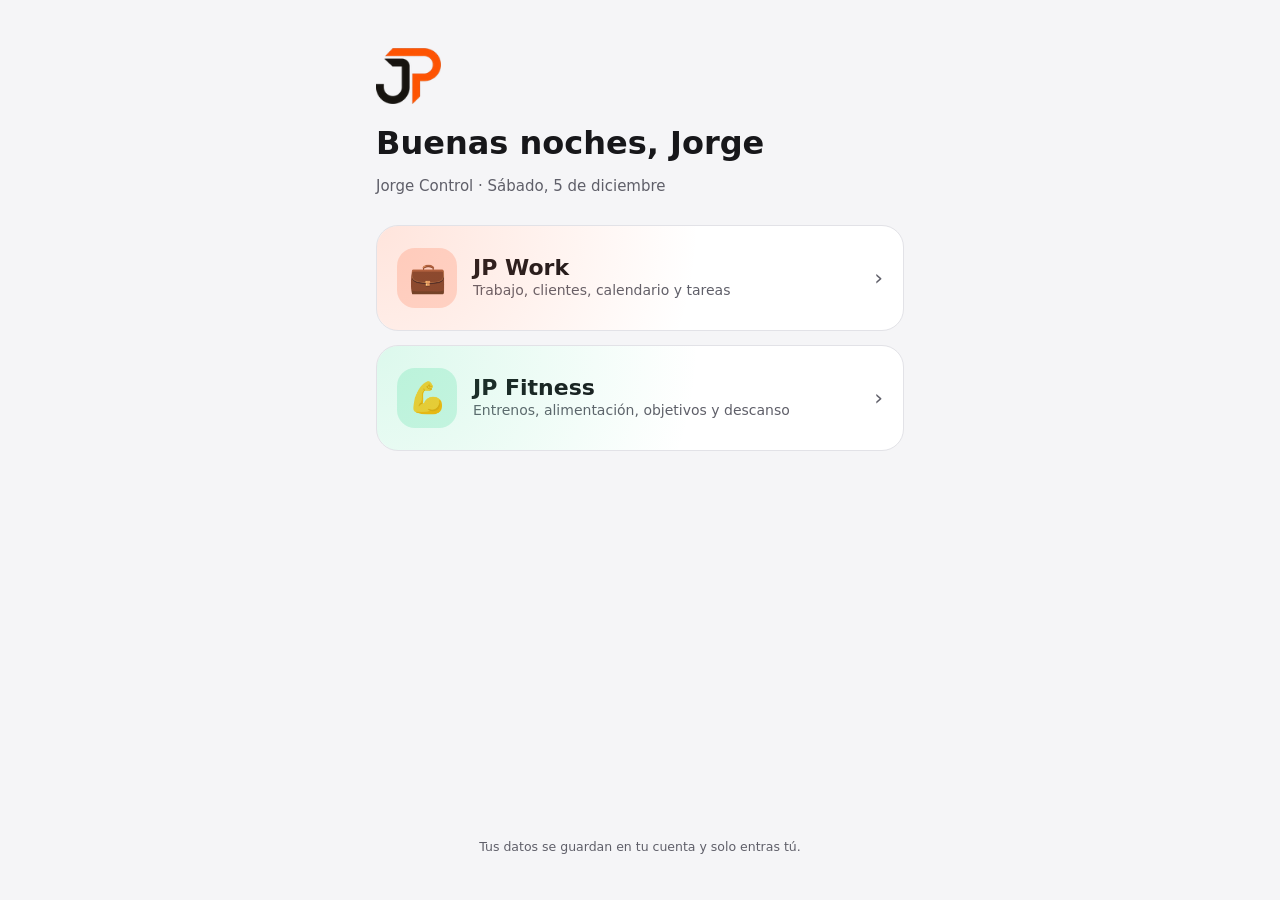
<file: inicio.html>
<!doctype html>
<html lang="es">
<head>
<meta charset="utf-8">
<meta name="viewport" content="width=device-width,initial-scale=1,viewport-fit=cover">
<meta http-equiv="Content-Security-Policy" content="default-src 'self'; script-src 'self'; style-src 'self' 'unsafe-inline' https://fonts.googleapis.com; font-src https://fonts.gstatic.com; img-src 'self' data:; manifest-src 'self'; base-uri 'none'; form-action 'self'; object-src 'none'">
<meta name="referrer" content="no-referrer">
<meta name="robots" content="noindex, nofollow">
<link rel="manifest" href="manifest.json?v=20261127235628">
<link rel="icon" href="icon-192.png">
<link rel="apple-touch-icon" href="icon-180.png">
<meta name="theme-color" content="#0a0a0b">
<meta name="apple-mobile-web-app-capable" content="yes">
<meta name="apple-mobile-web-app-title" content="JP Control">
<meta property="og:title" content="JP Control">
<meta property="og:description" content="JP Work y JP Fitness de Jorge">
<meta property="og:image" content="https://jorgepereiramkt.github.io/organizador/icon-512.png">
<meta property="og:type" content="website">

<meta name="apple-mobile-web-app-status-bar-style" content="black-translucent">
<title>Jorge Control</title>
<link href="https://fonts.googleapis.com/css2?family=Inter:wght@400;600&family=Space+Grotesk:wght@500;700&display=swap" rel="stylesheet">
<style>
:root{--bg:#0a0a0b;--surface:#141416;--line:#2b2b31;--text:#f4f4f5;--muted:#9a9aa3;--accent:#FF6B3D;--ok:#3ddc97}
html[data-theme=light]{--bg:#f5f5f7;--surface:#fff;--line:#e2e2e7;--text:#17171a;--muted:#5f5f69;--ok:#16a36b}
*{box-sizing:border-box}
html,body{margin:0;min-height:100%;background:var(--bg);color:var(--text);font:15px/1.4 Inter,system-ui,-apple-system,sans-serif;-webkit-font-smoothing:antialiased}
main{max-width:560px;margin:0 auto;padding:calc(env(safe-area-inset-top) + 48px) 16px calc(env(safe-area-inset-bottom) + 32px);display:flex;flex-direction:column;gap:14px;min-height:100vh}
.logo{height:56px;align-self:flex-start}
.logo img{height:100%}
.logo .l{display:none} html[data-theme=light] .logo .d{display:none} html[data-theme=light] .logo .l{display:inline}
h1{font:700 32px "Space Grotesk",system-ui,sans-serif;margin:6px 0 0}
p.sub{margin:0 0 14px;color:var(--muted)}
a.area{position:relative;display:flex;align-items:center;gap:16px;padding:22px 20px;border-radius:22px;background:var(--surface);border:1px solid var(--line);color:inherit;text-decoration:none;overflow:hidden;transition:transform .15s ease}
a.area:active{transform:scale(.98)}
a.area::before{content:"";position:absolute;inset:0;background:radial-gradient(circle at 0% 0%,var(--c),transparent 60%);opacity:.18;pointer-events:none}
a.area .ic{width:60px;height:60px;border-radius:18px;display:grid;place-items:center;font-size:30px;background:color-mix(in srgb,var(--c) 22%,transparent);flex:none}
a.area b{display:block;font:700 22px "Space Grotesk",system-ui,sans-serif}
a.area span{color:var(--muted);font-size:14px}
a.area i{margin-left:auto;font-style:normal;font-size:22px;color:var(--muted)}
.pie{margin-top:auto;text-align:center;color:var(--muted);font-size:12.5px}
</style>
</head>
<body>
<main>
  <span class="logo"><img class="d" src="logo-oscuro.png" alt="JP"><img class="l" src="logo-claro.png" alt=""></span>
  <h1 id="hola">Jorge Control</h1>
  <p class="sub" id="fecha"></p>
  <a class="area" href="./" style="--c:#FF6B3D"><span class="ic">💼</span><div><b>JP Work</b><span>Trabajo, clientes, calendario y tareas</span></div><i>›</i></a>
  <a class="area" href="fitness.html" style="--c:#3ddc97"><span class="ic">💪</span><div><b>JP Fitness</b><span>Entrenos, alimentación, objetivos y descanso</span></div><i>›</i></a>
  <p class="pie">Tus datos se guardan en tu cuenta y solo entras tú.</p>
</main>
<script src="inicio.js?v=20261127235628"></script>
</body>
</html>
</file>
